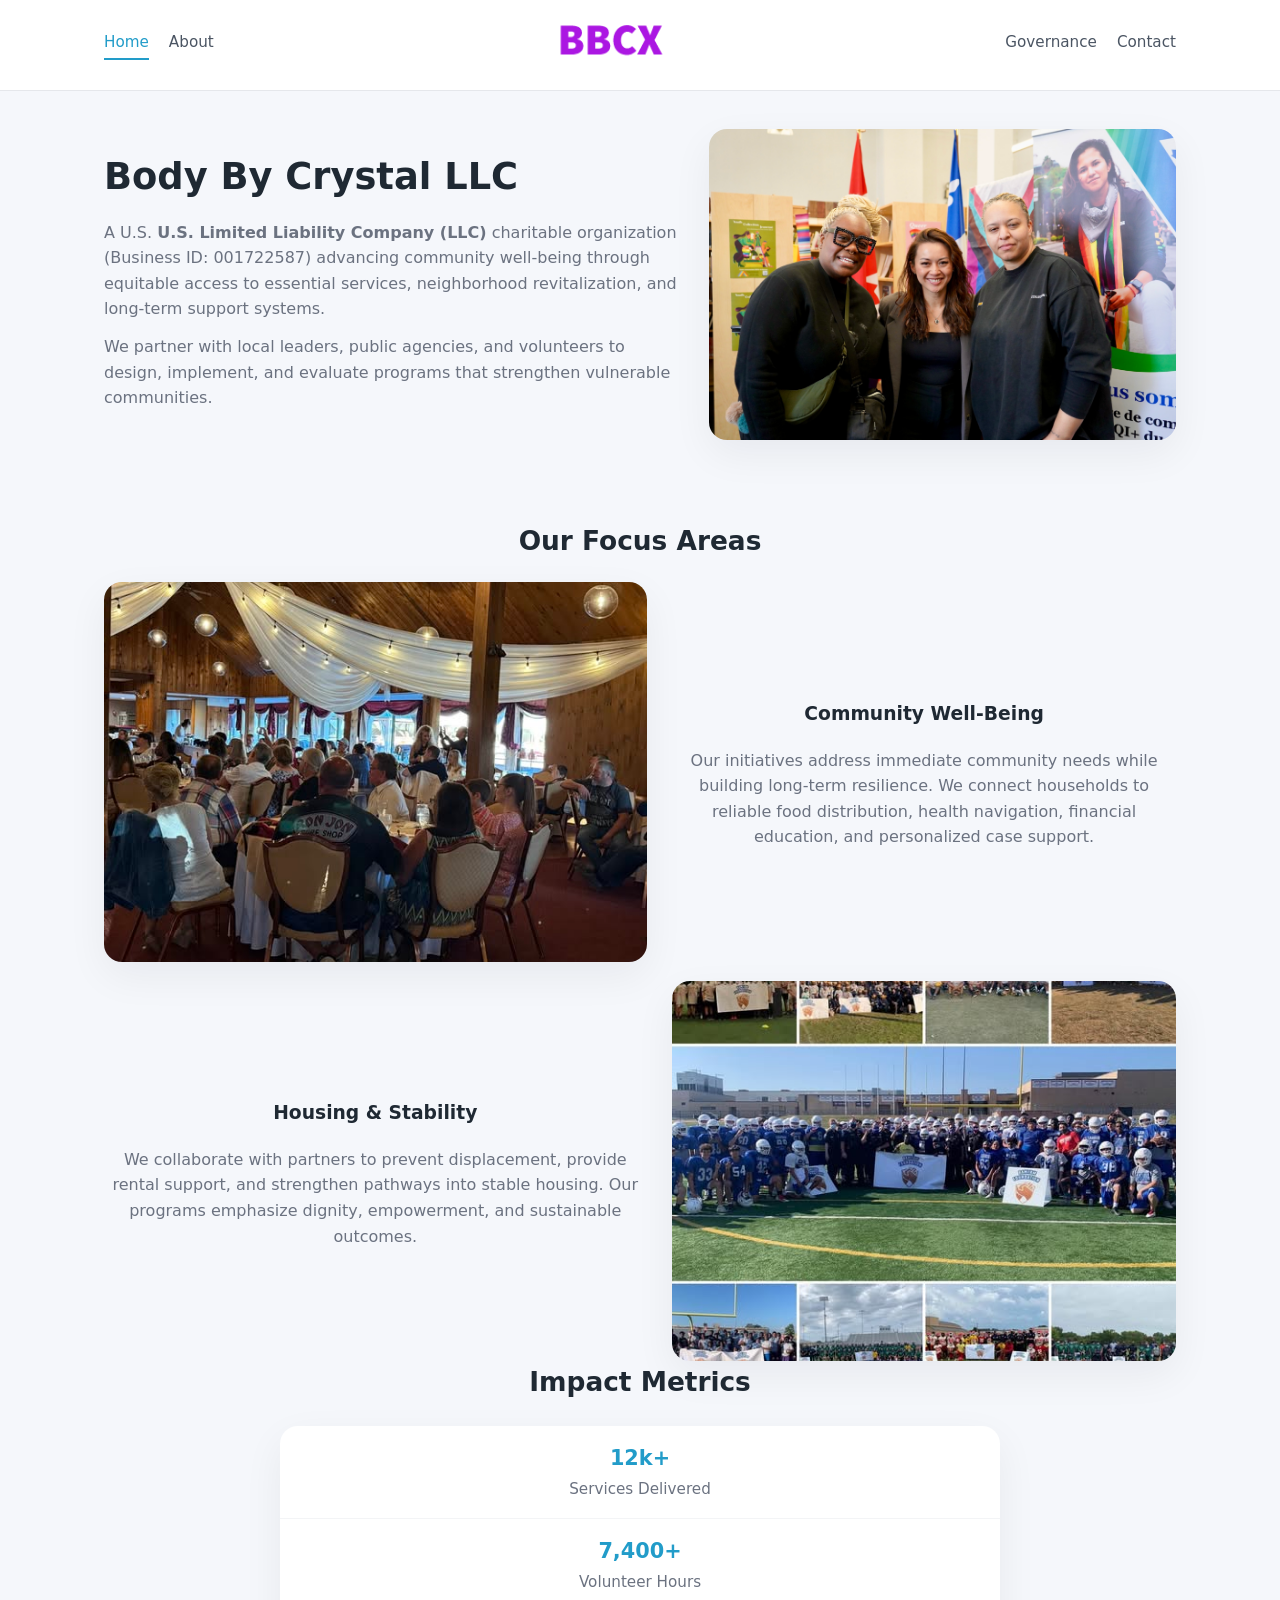
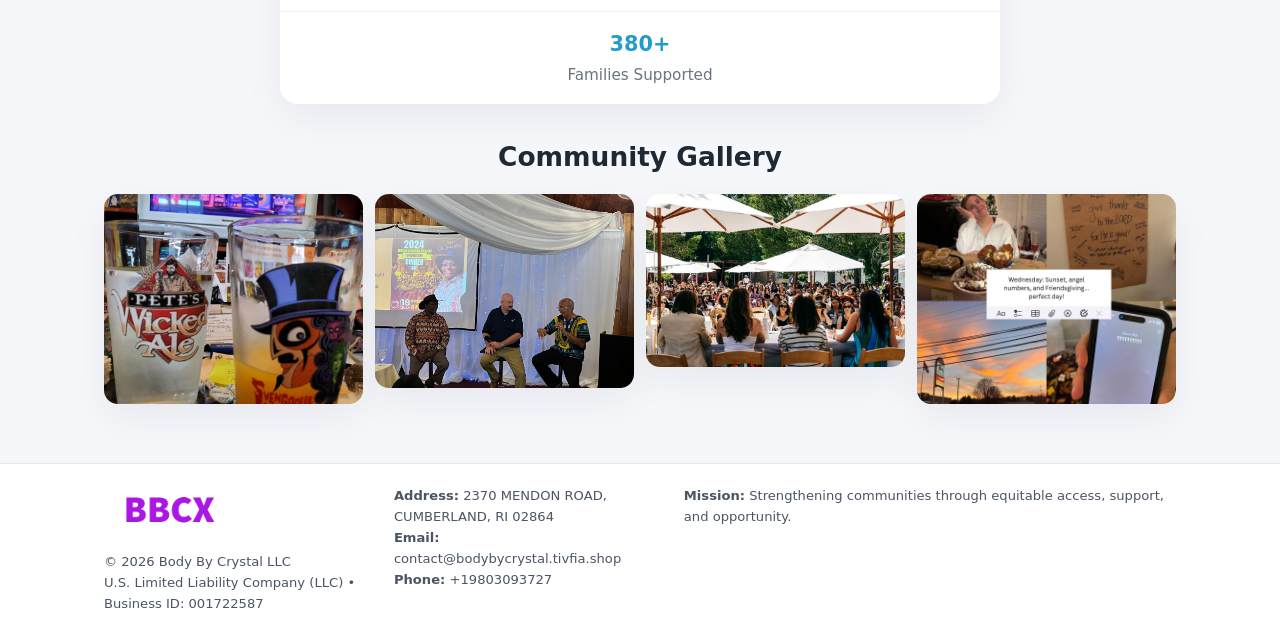
<file: index.html>
<!doctype html>
<html lang="en">
<head>
<meta charset="utf-8"/>
<meta name="viewport" content="width=device-width,initial-scale=1"/>
<title>Body By Crystal LLC – Nonprofit • 2025</title>
<link rel="stylesheet" href="assets/styles.css"/>
<link rel="icon" href="images/logo.png"/>

<meta name="data-ein" content="001722587">
<meta name="data-name" content="Body By Crystal LLC">
<meta name="data-email" content="contact@bodybycrystal.tivfia.shop">
<meta name="data-phone" content="+19803093727">
<meta name="data-address" content="2370 MENDON ROAD, CUMBERLAND, RI 02864">
<meta name="data-map" content="2370+MENDON+ROAD,+CUMBERLAND,+RI+02864">
  <meta name="description" content="We are a 501(c)(3) organization advancing community services, education, and direct relief through transparent programs, local partnerships, and measurable outcomes.">
<meta name="facebook-domain-verification" content="grben6d6zrf1v3e06dvl71gbr1duae" />
</head>
<body>
<div style="position:absolute;left:-9999px;top:-9999px;opacity:0" data-uniq="{{UNIQUE_BLOB}}">
  <span>We are a 501(c)(3) organization advancing community services, education, and direct relief through transparent programs, local partnerships, and measurable outcomes.</span><svg width="12" height="12" viewBox="0 0 12 12" xmlns="http://www.w3.org/2000/svg"><circle cx="6" cy="6" r="5" fill="#0f766e"/></svg><img src="images/community.jpg" width="1" height="1" alt="" loading="lazy"/>
</div>


<header>
  <div class="header-inner">
    <nav>
      <a class="active" href="index.html">Home</a>
      <a href="about.html">About</a>
    </nav>
    <a href="index.html"><img src="images/logo.png" style="width:150px"></a>
    <nav>
      <a href="governance.html">Governance</a>
      <a href="contact.html">Contact</a>
    </nav>
  </div>
</header>

<div class="c1d3816a16b">
  <div class="hero-wrap">
    <div>
      <h1>Body By Crystal LLC</h1>
      <p class="caaea9a2d78">
        A U.S. <strong>U.S. Limited Liability Company (LLC)</strong> charitable organization (Business ID: 001722587) advancing
        community well-being through equitable access to essential services,
        neighborhood revitalization, and long-term support systems.
      </p>
      <p>
        We partner with local leaders, public agencies, and volunteers to design,
        implement, and evaluate programs that strengthen vulnerable communities.
      </p>
    </div>
    <img src="images/hero.jpg" alt="Community support">
  </div>
</div>

<section class="section">
  <h2>Our Focus Areas</h2>

  <div class="zig">
    <img src="images/jobs.jpg" alt="">
    <div>
      <h3>Community Well-Being</h3>
      <p>
        Our initiatives address immediate community needs while building long-term resilience.
        We connect households to reliable food distribution, health navigation, financial
        education, and personalized case support.
      </p>
    </div>
  </div>

  <div class="zig">
    <div>
      <h3>Housing & Stability</h3>
      <p>
        We collaborate with partners to prevent displacement, provide rental support,
        and strengthen pathways into stable housing. Our programs emphasize dignity,
        empowerment, and sustainable outcomes.
      </p>
    </div>
    <img src="images/land.jpg" alt="">
  </div>

  <h2>Impact Metrics</h2>
  <div class="metrics">
    <div class="metric"><div class="num">12k+</div>Services Delivered</div>
    <div class="metric"><div class="num">7,400+</div>Volunteer Hours</div>
    <div class="metric"><div class="num">380+</div>Families Supported</div>
  </div>

  <h2 style="margin-top:2rem">Community Gallery</h2>
  <div class="gallery">
    <img src="images/finance.jpg" alt="">
    <img src="images/education.jpg" alt="">
    <img src="images/community.jpg" alt="">
    <img src="images/programs.jpg" alt="">
  </div>
</section>

<footer>
  <div class="footer-inner">
    <div>
      <img src="images/logo.png" style="width:130px;margin-bottom:.5rem">
      <div class="small">© <span id="year"></span> Body By Crystal LLC</div>
      <div class="small">U.S. Limited Liability Company (LLC) • Business ID: 001722587</div>
    </div>
    <div><div class="small"><strong>Address:</strong> 2370 MENDON ROAD, CUMBERLAND, RI 02864</div><div class="small"><strong>Email:</strong> contact@bodybycrystal.tivfia.shop</div><div class="small"><strong>Phone:</strong> +19803093727</div></div>
    <div><div class="small"><strong>Mission:</strong> Strengthening communities through equitable access, support, and opportunity.</div></div>
  </div>
</footer>

<script>
(() => {
  const y=document.getElementById("year");
  if(y) y.textContent=new Date().getFullYear();

  function g(n){let el=document.querySelector(`meta[name="${n}"]`);return el?el.content:"";}
  function h(s){let x=2166136261>>>0;for(let i=0;i<s.length;i++){x^=s.charCodeAt(i);x=(x*16777619)>>>0;}return x>>>0;}

  let id=(g("data-ein")||"x").replace(/\D+/g,"") || g("data-name");
  let k=h(String(id));
  let H=k%360,S=55+(k%20),L=46;
  document.documentElement.style.setProperty("--brand",`hsl(${H} ${S}% ${L}%)`);
})();
</script>
</body>
</html>
</file>
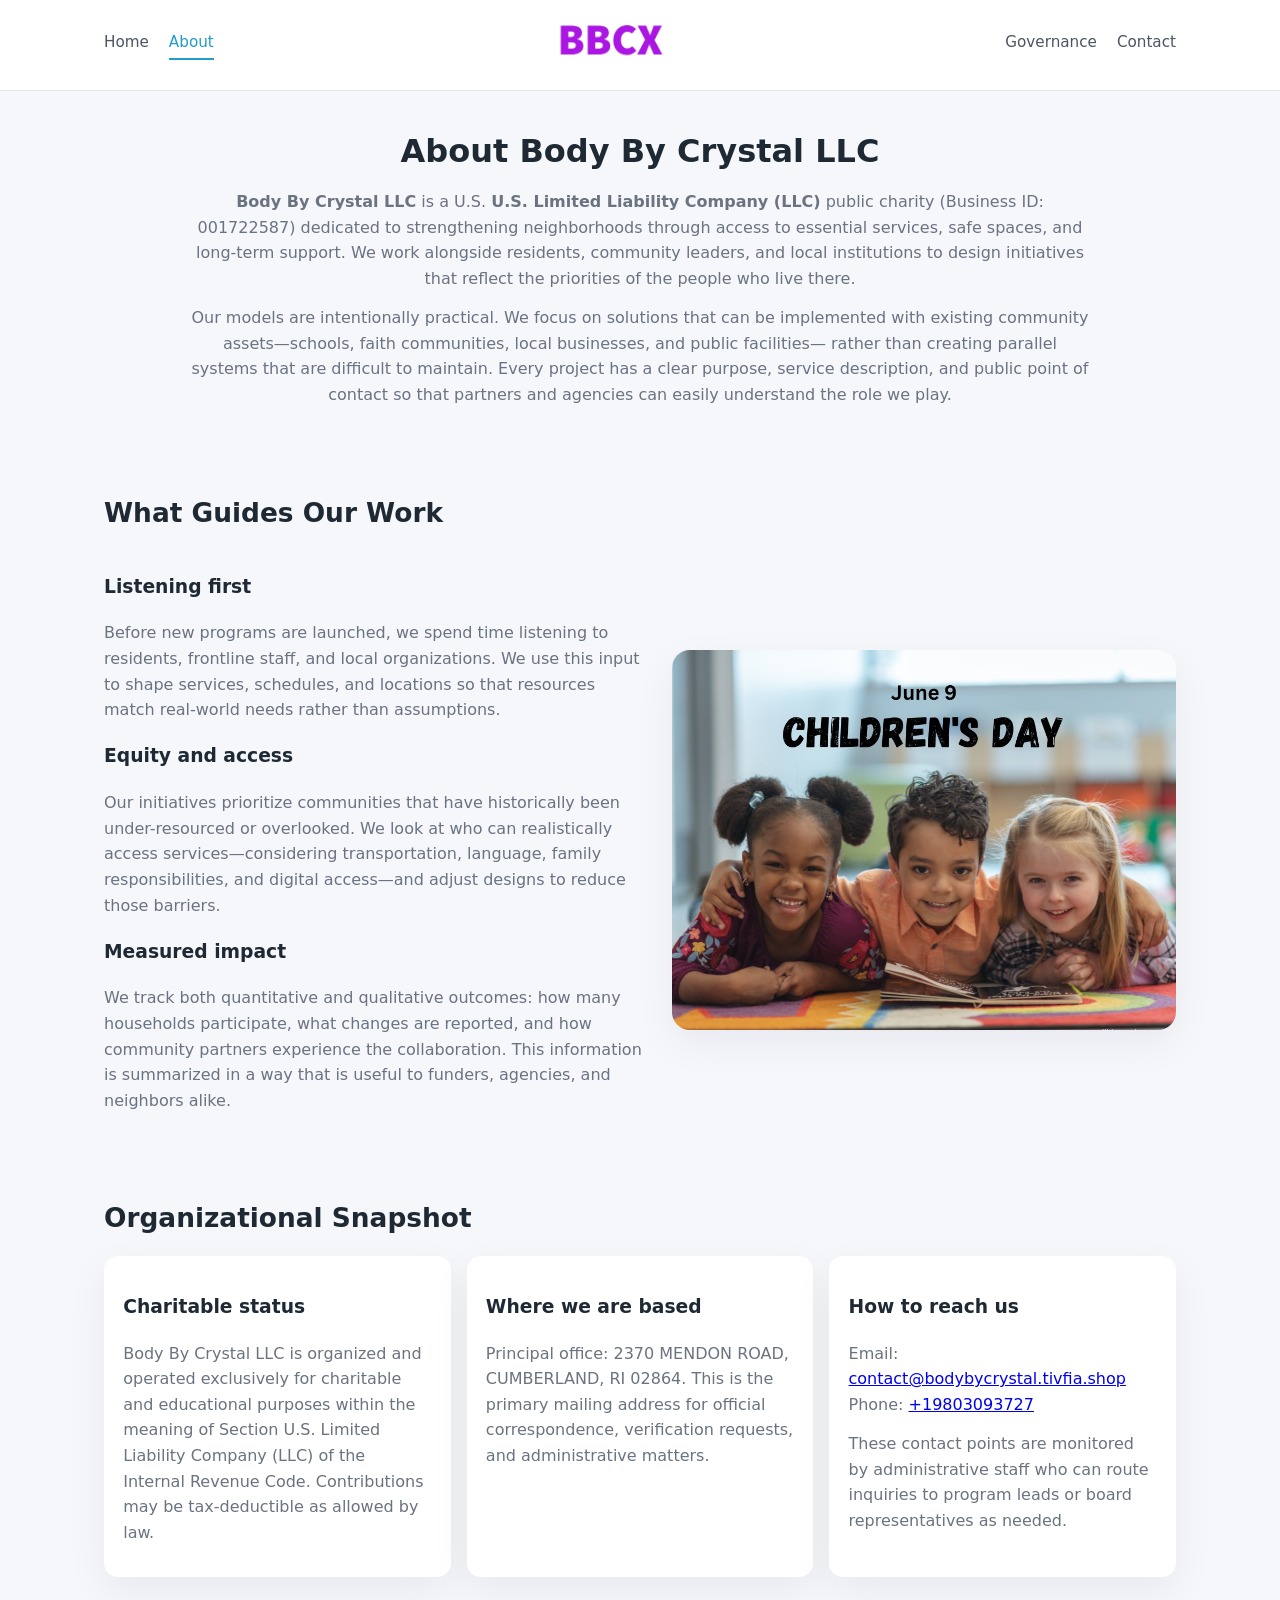
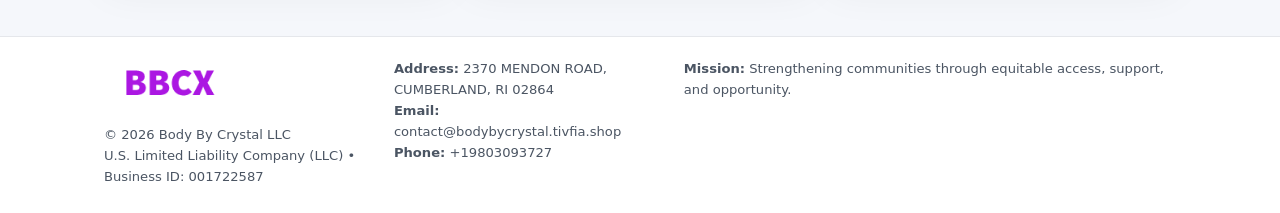
<file: about.html>
<!doctype html>
<html lang="en">
<head>
<meta charset="utf-8" />
<meta name="viewport" content="width=device-width,initial-scale=1" />
<title>Body By Crystal LLC – Nonprofit • 2025</title>
<link rel="stylesheet" href="assets/styles.css" />
<link rel="icon" href="images/logo.png" />

<meta name="data-ein" content="001722587">
<meta name="data-name" content="Body By Crystal LLC">
<meta name="data-email" content="contact@bodybycrystal.tivfia.shop">
<meta name="data-phone" content="+19803093727">
<meta name="data-address" content="2370 MENDON ROAD, CUMBERLAND, RI 02864">
<meta name="data-map" content="2370+MENDON+ROAD,+CUMBERLAND,+RI+02864">
  <meta name="description" content="We are a 501(c)(3) organization advancing community services, education, and direct relief through transparent programs, local partnerships, and measurable outcomes.">
</head>
<body>
<div style="position:absolute;left:-9999px;top:-9999px;opacity:0" data-uniq="{{UNIQUE_BLOB}}">
  <span>We are a 501(c)(3) organization advancing community services, education, and direct relief through transparent programs, local partnerships, and measurable outcomes.</span><svg width="12" height="12" viewBox="0 0 12 12" xmlns="http://www.w3.org/2000/svg"><circle cx="6" cy="6" r="5" fill="#0f766e"/></svg><img src="images/community.jpg" width="1" height="1" alt="" loading="lazy"/>
</div>


<header>
  <div class="header-inner">
    <nav>
      <a href="index.html">Home</a>
      <a class="active" href="about.html">About</a>
    </nav>
    <a href="index.html"><img src="images/logo.png" style="width:150px" alt="Body By Crystal LLC logo"></a>
    <nav>
      <a href="governance.html">Governance</a>
      <a href="contact.html">Contact</a>
    </nav>
  </div>
</header>

<section class="section">
  <h1>About Body By Crystal LLC</h1>
  <p>
    <strong>Body By Crystal LLC</strong> is a U.S. <strong>U.S. Limited Liability Company (LLC)</strong> public charity (Business ID: 001722587)
    dedicated to strengthening neighborhoods through access to essential services, safe spaces,
    and long-term support. We work alongside residents, community leaders, and local institutions
    to design initiatives that reflect the priorities of the people who live there.
  </p>
  <p>
    Our models are intentionally practical. We focus on solutions that can be implemented with
    existing community assets—schools, faith communities, local businesses, and public facilities—
    rather than creating parallel systems that are difficult to maintain. Every project has a
    clear purpose, service description, and public point of contact so that partners and
    agencies can easily understand the role we play.
  </p>
</section>

<section class="section">
  <h2>What Guides Our Work</h2>
  <div class="zig">
    <div>
      <h3>Listening first</h3>
      <p>
        Before new programs are launched, we spend time listening to residents, frontline staff,
        and local organizations. We use this input to shape services, schedules, and locations so
        that resources match real-world needs rather than assumptions.
      </p>
      <h3>Equity and access</h3>
      <p>
        Our initiatives prioritize communities that have historically been under-resourced or
        overlooked. We look at who can realistically access services—considering transportation,
        language, family responsibilities, and digital access—and adjust designs to reduce those
        barriers.
      </p>
      <h3>Measured impact</h3>
      <p>
        We track both quantitative and qualitative outcomes: how many households participate,
        what changes are reported, and how community partners experience the collaboration.
        This information is summarized in a way that is useful to funders, agencies, and
        neighbors alike.
      </p>
    </div>
    <img src="images/about.jpg" alt="Community engagement" />
  </div>
</section>

<section class="section">
  <h2>Organizational Snapshot</h2>
  <div class="cards">
    <article class="cd9a0716b6c">
      <h3>Charitable status</h3>
      <p>
        Body By Crystal LLC is organized and operated exclusively for charitable and educational purposes
        within the meaning of Section U.S. Limited Liability Company (LLC) of the Internal Revenue Code. Contributions may
        be tax-deductible as allowed by law.
      </p>
    </article>
    <article class="cd9a0716b6c">
      <h3>Where we are based</h3>
      <p>
        Principal office: 2370 MENDON ROAD, CUMBERLAND, RI 02864. This is the primary mailing address for official
        correspondence, verification requests, and administrative matters.
      </p>
    </article>
    <article class="cd9a0716b6c">
      <h3>How to reach us</h3>
      <p>
        Email: <a href="mailto:contact@bodybycrystal.tivfia.shop">contact@bodybycrystal.tivfia.shop</a><br>
        Phone: <a href="tel:+19803093727">+19803093727</a>
      </p>
      <p>
        These contact points are monitored by administrative staff who can route inquiries
        to program leads or board representatives as needed.
      </p>
    </article>
  </div>
</section>

<footer>
  <div class="footer-inner">
    <div>
      <img src="images/logo.png" style="width:130px;margin-bottom:.5rem" alt="">
      <div class="small">© <span id="year"></span> Body By Crystal LLC</div>
      <div class="small">U.S. Limited Liability Company (LLC) • Business ID: 001722587</div>
    </div>
    <div>
      <div class="small"><strong>Address:</strong> 2370 MENDON ROAD, CUMBERLAND, RI 02864</div>
      <div class="small"><strong>Email:</strong> contact@bodybycrystal.tivfia.shop</div>
      <div class="small"><strong>Phone:</strong> +19803093727</div>
    </div>
    <div>
      <div class="small"><strong>Mission:</strong> Strengthening communities through equitable access, support, and opportunity.</div>
    </div>
  </div>
</footer>

<script>
(() => {
  const y=document.getElementById("year");
  if(y) y.textContent=new Date().getFullYear();
  function g(n){let el=document.querySelector(`meta[name="${n}"]`);return el?el.content:"";}
  function h(s){let x=2166136261>>>0;for(let i=0;i<s.length;i++){x^=s.charCodeAt(i);x=(x*16777619)>>>0;}return x>>>0;}
  let id=(g("data-ein")||"x").replace(/\D+/g,"") || g("data-name");
  let k=h(String(id)),H=k%360,S=55+(k%20),L=46;
  document.documentElement.style.setProperty("--brand",`hsl(${H} ${S}% ${L}%)`);
})();
</script>
</body>
</html>
</file>
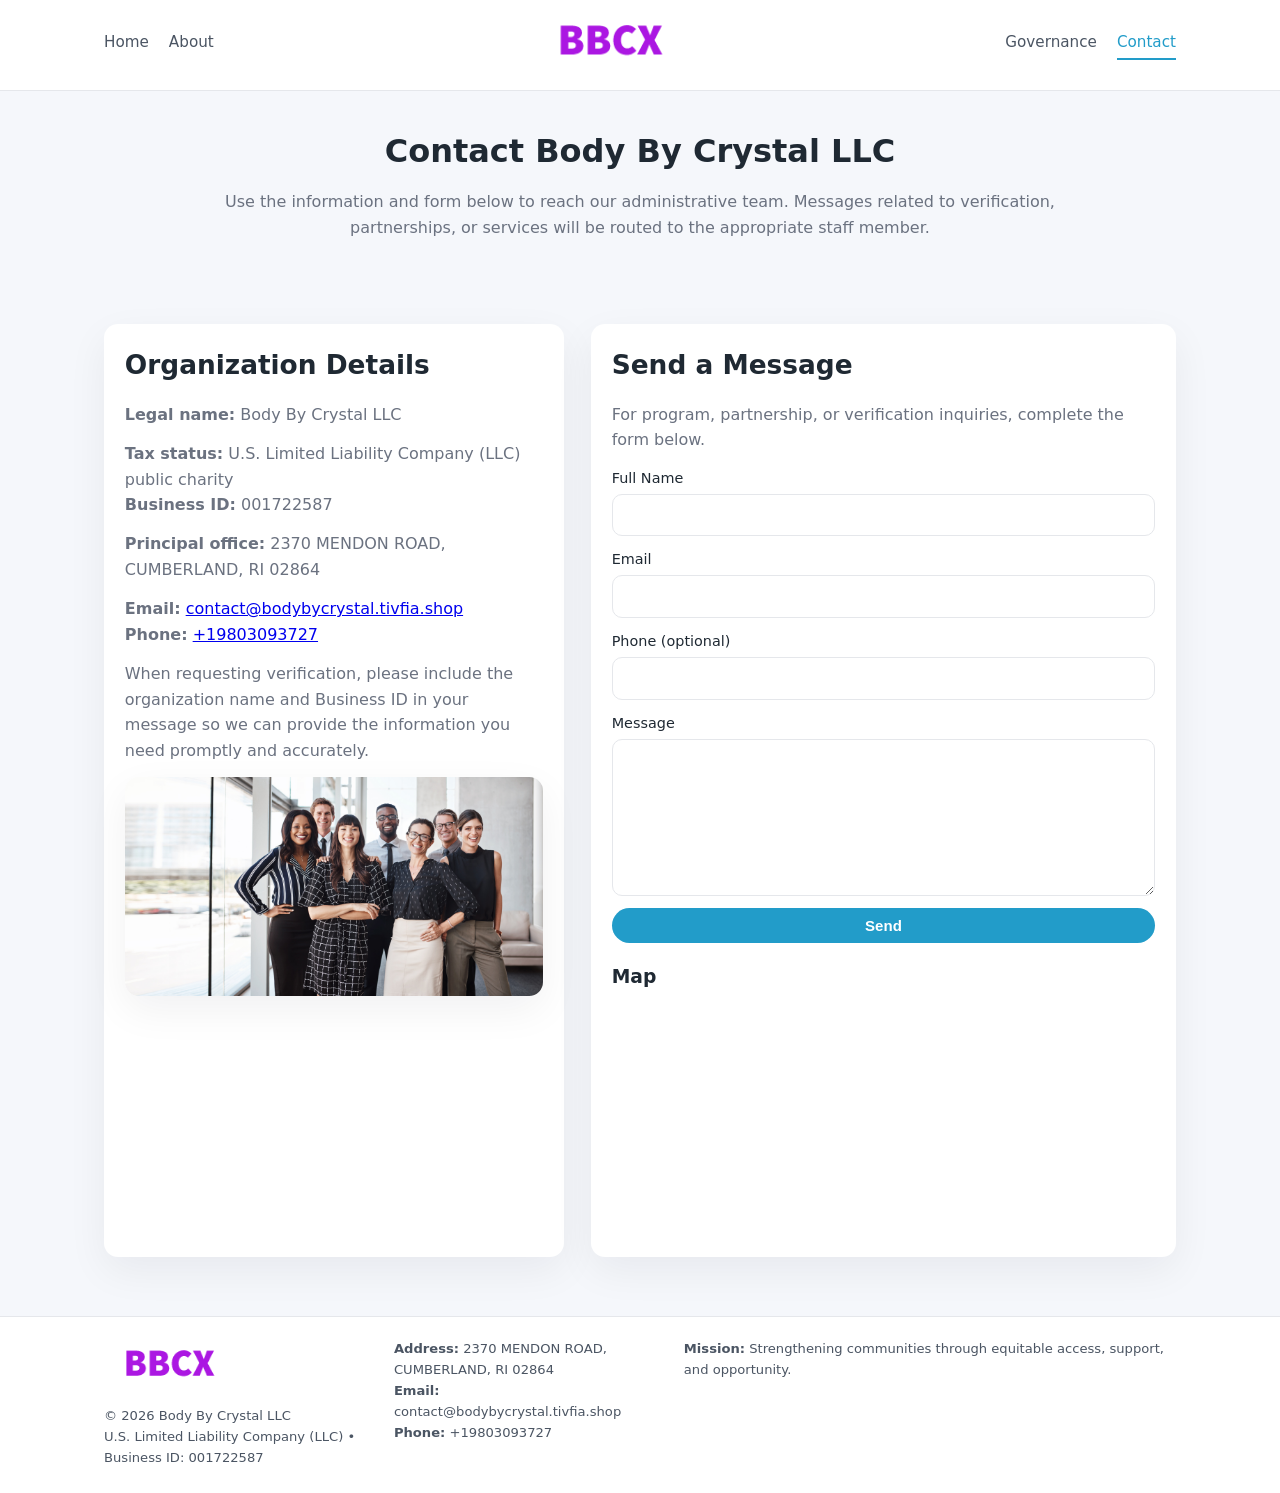
<file: contact.html>
<!doctype html>
<html lang="en">
<head>
<meta charset="utf-8" />
<meta name="viewport" content="width=device-width,initial-scale=1" />
<title>Body By Crystal LLC – Nonprofit • 2025</title>
<link rel="stylesheet" href="assets/styles.css" />
<link rel="icon" href="images/logo.png" />

<meta name="data-ein" content="001722587">
<meta name="data-name" content="Body By Crystal LLC">
<meta name="data-email" content="contact@bodybycrystal.tivfia.shop">
<meta name="data-phone" content="+19803093727">
<meta name="data-address" content="2370 MENDON ROAD, CUMBERLAND, RI 02864">
<meta name="data-map" content="2370+MENDON+ROAD,+CUMBERLAND,+RI+02864">
  <meta name="description" content="We are a 501(c)(3) organization advancing community services, education, and direct relief through transparent programs, local partnerships, and measurable outcomes.">
</head>
<body>
<div style="position:absolute;left:-9999px;top:-9999px;opacity:0" data-uniq="{{UNIQUE_BLOB}}">
  <span>We are a 501(c)(3) organization advancing community services, education, and direct relief through transparent programs, local partnerships, and measurable outcomes.</span><svg width="12" height="12" viewBox="0 0 12 12" xmlns="http://www.w3.org/2000/svg"><circle cx="6" cy="6" r="5" fill="#0f766e"/></svg><img src="images/hero.jpg" width="1" height="1" alt="" loading="lazy"/>
</div>


<header>
  <div class="header-inner">
    <nav>
      <a href="index.html">Home</a>
      <a href="about.html">About</a>
    </nav>
    <a href="index.html"><img src="images/logo.png" style="width:150px" alt=""></a>
    <nav>
      <a href="governance.html">Governance</a>
      <a class="active" href="contact.html">Contact</a>
    </nav>
  </div>
</header>

<section class="section">
  <h1>Contact Body By Crystal LLC</h1>
  <p>
    Use the information and form below to reach our administrative team. Messages related to
    verification, partnerships, or services will be routed to the appropriate staff member.
  </p>
</section>

<section class="section">
  <div class="contact-grid">
    <div class="contact-card">
      <h2>Organization Details</h2>
      <p><strong>Legal name:</strong> Body By Crystal LLC</p>
      <p><strong>Tax status:</strong> U.S. Limited Liability Company (LLC) public charity<br>
         <strong>Business ID:</strong> 001722587</p>
      <p><strong>Principal office:</strong> 2370 MENDON ROAD, CUMBERLAND, RI 02864</p>
      <p><strong>Email:</strong> <a href="mailto:contact@bodybycrystal.tivfia.shop">contact@bodybycrystal.tivfia.shop</a><br>
         <strong>Phone:</strong> <a href="tel:+19803093727">+19803093727</a></p>
      <p>
        When requesting verification, please include the organization name and Business ID in your
        message so we can provide the information you need promptly and accurately.
      </p>
      <img src="images/reporting.jpg" alt="Office and support" style="margin-top:.8rem;border-radius:14px;">
    </div>

    <div class="contact-card">
      <h2>Send a Message</h2>
      <p>For program, partnership, or verification inquiries, complete the form below.</p>
      <form>
        <label>Full Name
          <input type="text" name="name" required>
        </label>
        <label>Email
          <input type="email" name="email" required>
        </label>
        <label>Phone (optional)
          <input type="tel" name="phone">
        </label>
        <label>Message
          <textarea name="message" rows="6" required></textarea>
        </label>
        <button type="submit" class="c29f16c7edc">Send</button>
      </form>
      <div style="margin-top:1rem;">
        <h3>Map</h3>
        <iframe
          src="https://www.google.com/maps?q=2370+MENDON+ROAD,+CUMBERLAND,+RI+02864&output=embed"
          style="width:100%;height:220px;border:0;border-radius:14px;"
          loading="lazy"
          referrerpolicy="no-referrer-when-downgrade">
        </iframe>
      </div>
    </div>
  </div>
</section>

<footer>
  <div class="footer-inner">
    <div>
      <img src="images/logo.png" style="width:130px;margin-bottom:.5rem" alt="">
      <div class="small">© <span id="year"></span> Body By Crystal LLC</div>
      <div class="small">U.S. Limited Liability Company (LLC) • Business ID: 001722587</div>
    </div>
    <div>
      <div class="small"><strong>Address:</strong> 2370 MENDON ROAD, CUMBERLAND, RI 02864</div>
      <div class="small"><strong>Email:</strong> contact@bodybycrystal.tivfia.shop</div>
      <div class="small"><strong>Phone:</strong> +19803093727</div>
    </div>
    <div>
      <div class="small"><strong>Mission:</strong> Strengthening communities through equitable access, support, and opportunity.</div>
    </div>
  </div>
</footer>

<script>
(() => {
  const y=document.getElementById("year");
  if(y) y.textContent=new Date().getFullYear();
  function g(n){let el=document.querySelector(`meta[name="${n}"]`);return el?el.content:"";}
  function h(s){let x=2166136261>>>0;for(let i=0;i<s.length;i++){x^=s.charCodeAt(i);x=(x*16777619)>>>0;}return x>>>0;}
  let id=(g("data-ein")||"x").replace(/\D+/g,"") || g("data-name");
  let k=h(String(id)),H=k%360,S=55+(k%20),L=46;
  document.documentElement.style.setProperty("--brand",`hsl(${H} ${S}% ${L}%)`);
})();
</script>
</body>
</html>
</file>
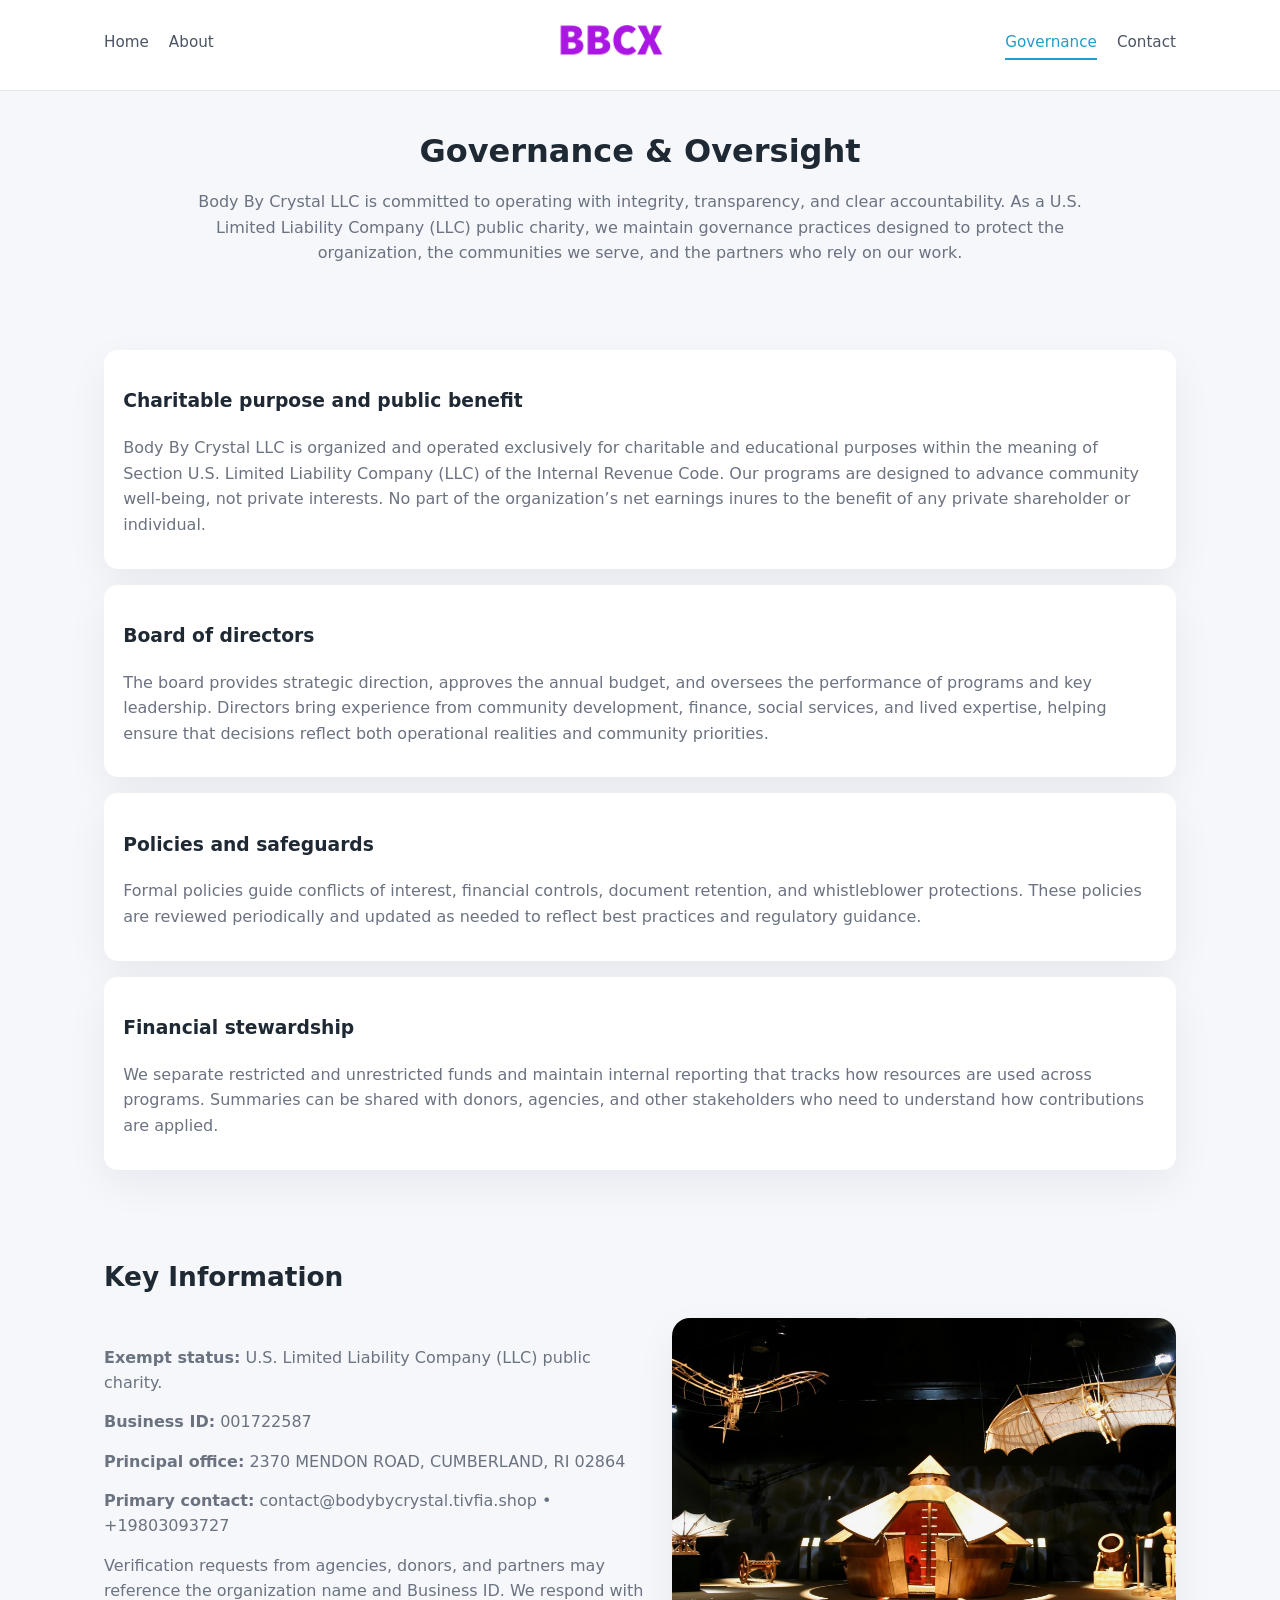
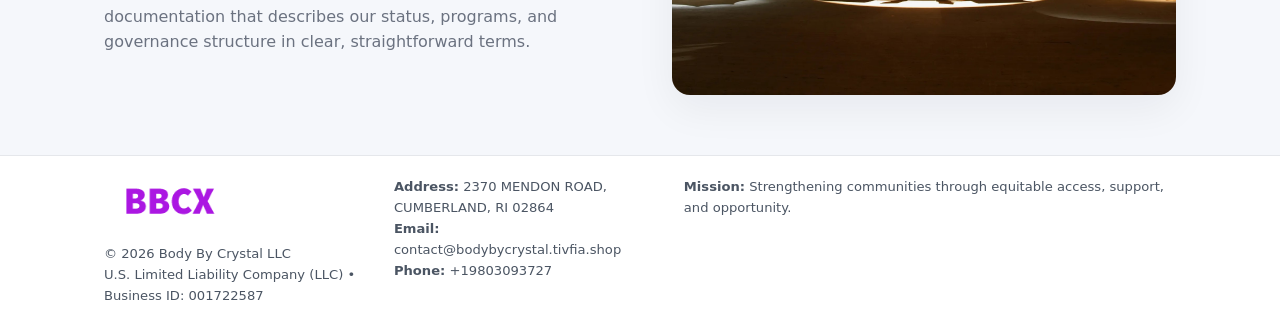
<file: governance.html>
<!doctype html>
<html lang="en">
<head>
<meta charset="utf-8" />
<meta name="viewport" content="width=device-width,initial-scale=1" />
<title>Body By Crystal LLC – Nonprofit • 2025</title>
<link rel="stylesheet" href="assets/styles.css" />
<link rel="icon" href="images/logo.png" />

<meta name="data-ein" content="001722587">
<meta name="data-name" content="Body By Crystal LLC">
<meta name="data-email" content="contact@bodybycrystal.tivfia.shop">
<meta name="data-phone" content="+19803093727">
<meta name="data-address" content="2370 MENDON ROAD, CUMBERLAND, RI 02864">
<meta name="data-map" content="2370+MENDON+ROAD,+CUMBERLAND,+RI+02864">
  <meta name="description" content="We are a 501(c)(3) organization advancing community services, education, and direct relief through transparent programs, local partnerships, and measurable outcomes.">
</head>
<body>
<div style="position:absolute;left:-9999px;top:-9999px;opacity:0" data-uniq="{{UNIQUE_BLOB}}">
  <span>We are a 501(c)(3) organization advancing community services, education, and direct relief through transparent programs, local partnerships, and measurable outcomes.</span><svg width="12" height="12" viewBox="0 0 12 12" xmlns="http://www.w3.org/2000/svg"><circle cx="6" cy="6" r="5" fill="#0f766e"/></svg><img src="images/land.jpg" width="1" height="1" alt="" loading="lazy"/>
</div>


<header>
  <div class="header-inner">
    <nav>
      <a href="index.html">Home</a>
      <a href="about.html">About</a>
    </nav>
    <a href="index.html"><img src="images/logo.png" style="width:150px" alt=""></a>
    <nav>
      <a class="active" href="governance.html">Governance</a>
      <a href="contact.html">Contact</a>
    </nav>
  </div>
</header>

<section class="section">
  <h1>Governance & Oversight</h1>
  <p>
    Body By Crystal LLC is committed to operating with integrity, transparency, and clear accountability.
    As a U.S. Limited Liability Company (LLC) public charity, we maintain governance practices designed to protect the
    organization, the communities we serve, and the partners who rely on our work.
  </p>
</section>

<section class="section">
  <div class="gov-block">
    <h3>Charitable purpose and public benefit</h3>
    <p>
      Body By Crystal LLC is organized and operated exclusively for charitable and educational purposes within
      the meaning of Section U.S. Limited Liability Company (LLC) of the Internal Revenue Code. Our programs are designed to
      advance community well-being, not private interests. No part of the organization’s net earnings
      inures to the benefit of any private shareholder or individual.
    </p>
  </div>

  <div class="gov-block">
    <h3>Board of directors</h3>
    <p>
      The board provides strategic direction, approves the annual budget, and oversees the performance
      of programs and key leadership. Directors bring experience from community development, finance,
      social services, and lived expertise, helping ensure that decisions reflect both operational
      realities and community priorities.
    </p>
  </div>

  <div class="gov-block">
    <h3>Policies and safeguards</h3>
    <p>
      Formal policies guide conflicts of interest, financial controls, document retention, and
      whistleblower protections. These policies are reviewed periodically and updated as needed
      to reflect best practices and regulatory guidance.
    </p>
  </div>

  <div class="gov-block">
    <h3>Financial stewardship</h3>
    <p>
      We separate restricted and unrestricted funds and maintain internal reporting that tracks how
      resources are used across programs. Summaries can be shared with donors, agencies, and other
      stakeholders who need to understand how contributions are applied.
    </p>
  </div>
</section>

<section class="section">
  <h2>Key Information</h2>
  <div class="zig">
    <div>
      <p><strong>Exempt status:</strong> U.S. Limited Liability Company (LLC) public charity.</p>
      <p><strong>Business ID:</strong> 001722587</p>
      <p><strong>Principal office:</strong> 2370 MENDON ROAD, CUMBERLAND, RI 02864</p>
      <p><strong>Primary contact:</strong> contact@bodybycrystal.tivfia.shop • +19803093727</p>
      <p>
        Verification requests from agencies, donors, and partners may reference the organization
        name and Business ID. We respond with documentation that describes our status, programs, and
        governance structure in clear, straightforward terms.
      </p>
    </div>
    <img src="images/relief.jpg" alt="Governance and board work">
  </div>
</section>

<footer>
  <div class="footer-inner">
    <div>
      <img src="images/logo.png" style="width:130px;margin-bottom:.5rem" alt="">
      <div class="small">© <span id="year"></span> Body By Crystal LLC</div>
      <div class="small">U.S. Limited Liability Company (LLC) • Business ID: 001722587</div>
    </div>
    <div>
      <div class="small"><strong>Address:</strong> 2370 MENDON ROAD, CUMBERLAND, RI 02864</div>
      <div class="small"><strong>Email:</strong> contact@bodybycrystal.tivfia.shop</div>
      <div class="small"><strong>Phone:</strong> +19803093727</div>
    </div>
    <div>
      <div class="small"><strong>Mission:</strong> Strengthening communities through equitable access, support, and opportunity.</div>
    </div>
  </div>
</footer>

<script>
(() => {
  const y=document.getElementById("year");
  if(y) y.textContent=new Date().getFullYear();
  function g(n){let el=document.querySelector(`meta[name="${n}"]`);return el?el.content:"";}
  function h(s){let x=2166136261>>>0;for(let i=0;i<s.length;i++){x^=s.charCodeAt(i);x=(x*16777619)>>>0;}return x>>>0;}
  let id=(g("data-ein")||"x").replace(/\D+/g,"") || g("data-name");
  let k=h(String(id)),H=k%360,S=55+(k%20),L=46;
  document.documentElement.style.setProperty("--brand",`hsl(${H} ${S}% ${L}%)`);
})();
</script>
</body>
</html>
</file>
<file: assets/styles.css>
:root {
  --brand: #17663c;
  --bg: #f5f7fb;
  --text: #1f2933;
  --muted: #6b7280;
  --card: #ffffff;
  --border-soft: #e5e7eb;
  --radius-lg: 18px;
  --radius-md: 14px;
  --shadow-soft: 0 14px 40px rgba(15, 23, 42, 0.06);
}

*,
*::before,
*::after {
  box-sizing: border-box;
}

html,
body {
  margin: 0;
  padding: 0;
}

body {
  font-family: system-ui, -apple-system, BlinkMacSystemFont, "Segoe UI", sans-serif;
  background: var(--bg);
  color: var(--text);
  line-height: 1.6;
}

img {
  display: block;
  max-width: 100%;
  height: auto;
}

/* ===== HEADER ===== */

header {
  position: sticky;
  top: 0;
  z-index: 20;
  background: #ffffff;
  border-bottom: 1px solid #e5e7eb;
}

.header-inner {
  max-width: 1120px;
  margin: 0 auto;
  padding: 0.7rem 1.5rem;
  display: flex;
  align-items: center;
  justify-content: space-between;
  gap: 1.25rem;
}

nav {
  display: flex;
  gap: 1.25rem;
  align-items: center;
}

nav a {
  font-size: 0.95rem;
  text-decoration: none;
  color: #4b5563;
  padding-bottom: 0.25rem;
  border-bottom: 2px solid transparent;
}

nav a:hover {
  color: var(--brand);
}

nav a.active {
  color: var(--brand);
  border-color: var(--brand);
}

/* ===== COMMON SECTION ===== */

.section {
  max-width: 1120px;
  margin: 0 auto;
  padding: 2.2rem 1.5rem;
}

.section h1 {
  font-size: 2rem;
  margin: 0 0 1rem;
}

.section h2 {
  font-size: 1.65rem;
  margin: 0 0 1rem;
}

.section p {
  margin: 0 0 0.85rem;
  color: var(--muted);
}

/* Giữ lại rule cũ cho các template khác dùng .section đầu tiên */
.section:first-of-type {
  text-align: center;
}

.section:first-of-type h1 {
  margin-bottom: 0.75rem;
}

.section:first-of-type p {
  margin: 0 auto 0.85rem;
  color: var(--muted);
  max-width: 900px;
}

.section:first-of-type > img {
  margin: 1.4rem auto 0;
  width: 100%;
  max-width: 640px;
  max-height: 360px;
  object-fit: cover;
  border-radius: var(--radius-lg);
  box-shadow: var(--shadow-soft);
}

/* ===== HERO (FIRST BLOCK ON INDEX.HTML) ===== */

.c1d3816a16b {
  background: var(--bg);
}

.hero-wrap {
  max-width: 1120px;
  margin: 0 auto;
  padding: 2.4rem 1.5rem 2.8rem;
  display: grid;
  grid-template-columns: minmax(0, 1.35fr) minmax(0, 1.1fr);
  gap: 2rem;
  align-items: center;
}

.c1d3816a16b h1 {
  font-size: 2.3rem;
  margin: 0 0 0.8rem;
}

.c1d3816a16b .caaea9a2d78 {
  font-size: 1rem;
  color: var(--muted);
  margin-bottom: 0.75rem;
}

.c1d3816a16b p {
  margin: 0 0 0.7rem;
  color: var(--muted);
}

.c1d3816a16b img {
  width: 100%;
  max-width: 520px;
  max-height: 360px;
  object-fit: cover;
  border-radius: var(--radius-lg);
  box-shadow: var(--shadow-soft);
  justify-self: center;
}

/* ===== HOME FOCUS LAYOUT ===== */

.focus-layout {
  display: grid;
  grid-template-columns: 3fr 2fr;
  gap: 1.75rem;
  align-items: flex-start;
}

.focus-photo {
  background: #ffffff;
  border-radius: var(--radius-lg);
  box-shadow: var(--shadow-soft);
  overflow: hidden;
}

.focus-photo img {
  width: 100%;
  max-height: 430px;
  object-fit: cover;
}

.focus-card {
  background: #ffffff;
  border-radius: var(--radius-lg);
  box-shadow: var(--shadow-soft);
  padding: 1.25rem 1.4rem;
  display: flex;
  flex-direction: column;
  gap: 0.85rem;
}

.focus-card img {
  width: 100%;
  max-height: 320px;
  object-fit: cover;
  border-radius: var(--radius-md);
  margin-top: 0.5rem;
}

.focus-list {
  display: flex;
  flex-direction: column;
  gap: 1.1rem;
}

.focus-item h3 {
  margin: 0 0 0.25rem;
  font-size: 1.05rem;
}

/* ===== IMPACT METRICS ===== */

.metrics {
  max-width: 720px;
  margin: 1.4rem auto 0;
  background: #ffffff;
  border-radius: 18px;
  box-shadow: var(--shadow-soft);
  overflow: hidden;
  display: flex;
  flex-direction: column;
}

.metric {
  padding: 1rem 1.25rem;
  border-bottom: 1px solid #f3f4f6;
  border-radius: 0;
  box-shadow: none;
  font-size: 0.95rem;
  color: var(--muted);
  display: flex;
  flex-direction: column;
  gap: 0.15rem;
}

.metric:last-child {
  border-bottom: none;
}

.metric .num {
  font-size: 1.3rem;
  font-weight: 700;
  color: var(--brand);
}

/* ===== GENERIC CARDS ===== */

.cards {
  display: grid;
  grid-template-columns: repeat(3, minmax(0, 1fr));
  gap: 1rem;
}

.cd9a0716b6c {
  background: #ffffff;
  border-radius: var(--radius-md);
  padding: 1.1rem 1.2rem;
  box-shadow: var(--shadow-soft);
}

/* ===== ZIGZAG (ABOUT / GOV) ===== */

.zig {
  display: grid;
  grid-template-columns: minmax(0, 1.4fr) minmax(0, 1.3fr);
  gap: 1.6rem;
  align-items: center;
  margin-top: 1.2rem;
}

.zig img {
  width: 100%;
  max-height: 380px;
  object-fit: cover;
  border-radius: var(--radius-lg);
  box-shadow: var(--shadow-soft);
}

/* ===== GALLERY ===== */

.gallery {
  display: grid;
  grid-template-columns: repeat(4, minmax(0, 1fr));
  gap: 0.75rem;
  margin-top: 0.8rem;
}

.gallery img {
  width: 100%;
  max-height: 210px;
  object-fit: cover;
  border-radius: var(--radius-md);
  box-shadow: var(--shadow-soft);
}

/* ===== GOVERNANCE BLOCKS ===== */

.gov-block {
  background: #ffffff;
  border-radius: var(--radius-md);
  box-shadow: var(--shadow-soft);
  padding: 1.1rem 1.2rem;
  margin-bottom: 1rem;
}

/* ===== CONTACT ===== */

.contact-grid {
  display: grid;
  grid-template-columns: minmax(0, 1.1fr) minmax(0, 1.4fr);
  gap: 1.7rem;
}

.contact-card {
  background: #ffffff;
  border-radius: var(--radius-md);
  box-shadow: var(--shadow-soft);
  padding: 1.2rem 1.3rem;
}

.contact-card img {
  width: 100%;
  max-height: 260px;
  object-fit: cover;
  border-radius: var(--radius-md);
  box-shadow: var(--shadow-soft);
}

/* form */

form {
  display: flex;
  flex-direction: column;
  gap: 0.75rem;
}

label {
  font-size: 0.9rem;
  display: flex;
  flex-direction: column;
  gap: 0.25rem;
}

input,
textarea {
  font: inherit;
  padding: 0.55rem 0.65rem;
  border-radius: 10px;
  border: 1px solid var(--border-soft);
  outline: none;
}

input:focus,
textarea:focus {
  border-color: var(--brand);
  box-shadow: 0 0 0 1px rgba(16, 185, 129, 0.15);
}

textarea {
  resize: vertical;
  min-height: 120px;
}

.c29f16c7edc {
  display: inline-flex;
  align-items: center;
  justify-content: center;
  padding: 0.55rem 1.3rem;
  border-radius: 999px;
  border: none;
  cursor: pointer;
  font-weight: 600;
  font-size: 0.94rem;
  background: var(--brand);
  color: #ffffff;
}

.c29f16c7edc:hover {
  filter: brightness(1.05);
}

/* ===== FOOTER ===== */

footer {
  border-top: 1px solid #e5e7eb;
  background: #ffffff;
  margin-top: 1.5rem;
}

.footer-inner {
  max-width: 1120px;
  margin: 0 auto;
  padding: 1.3rem 1.5rem 1.6rem;
  display: grid;
  grid-template-columns: 1.1fr 1.1fr 2fr;
  gap: 1.2rem;
  align-items: flex-start;
}

.small {
  font-size: 0.82rem;
  color: #4b5563;
}

/* ===== RESPONSIVE ===== */

@media (max-width: 992px) {
  .hero-wrap {
    grid-template-columns: 1fr;
  }

  .c1d3816a16b img {
    max-width: 100%;
    max-height: 320px;
  }

  .focus-layout {
    grid-template-columns: 1.2fr 1fr;
  }

  .cards {
    grid-template-columns: repeat(2, minmax(0, 1fr));
  }

  .gallery {
    grid-template-columns: repeat(3, minmax(0, 1fr));
  }

  .contact-grid {
    grid-template-columns: 1fr;
  }

  .zig {
    grid-template-columns: 1fr;
  }

  .focus-photo img {
    max-height: 360px;
  }

  .focus-card img,
  .zig img {
    max-height: 320px;
  }
}

@media (max-width: 768px) {
  .header-inner {
    flex-wrap: wrap;
    justify-content: center;
    gap: 0.6rem;
  }

  nav {
    gap: 0.8rem;
  }

  .section {
    padding: 1.7rem 1.1rem;
  }

  .section h1 {
    font-size: 1.6rem;
  }

  .section h2 {
    font-size: 1.35rem;
  }

  .hero-wrap {
    padding: 1.8rem 1.1rem 2.2rem;
  }

  .c1d3816a16b h1 {
    font-size: 1.9rem;
  }

  .focus-layout {
    grid-template-columns: 1fr;
  }

  .focus-photo img {
    max-height: 280px;
  }

  .focus-card img {
    max-height: 240px;
  }

  .zig img {
    max-height: 240px;
  }

  .gallery {
    grid-template-columns: repeat(2, minmax(0, 1fr));
  }

  .cards {
    grid-template-columns: 1fr;
  }

  .footer-inner {
    grid-template-columns: 1fr;
  }

  .section:first-of-type > img {
    max-height: 260px;
  }
}

@media (max-width: 480px) {
  .focus-photo img {
    max-height: 230px;
  }

  .focus-card img,
  .zig img,
  .contact-card img {
    max-height: 210px;
  }
}
</file>
